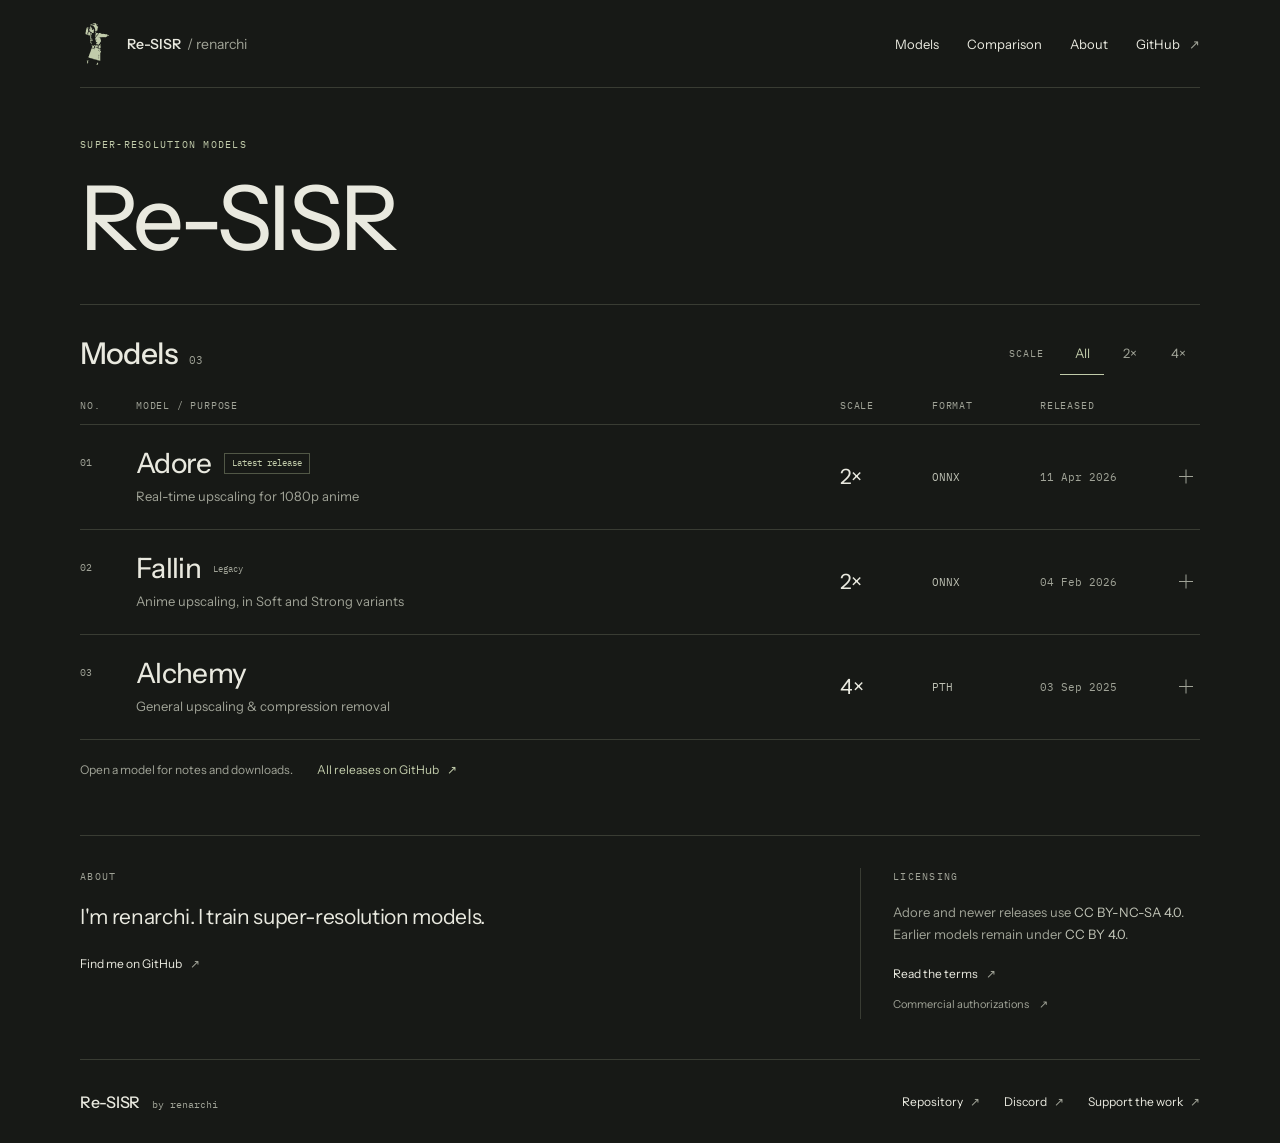
<file: docs/index.html>
<!DOCTYPE html>
<html lang="en">
<head>
  <meta charset="UTF-8">
  <meta name="viewport" content="width=device-width, initial-scale=1.0">
  <meta name="color-scheme" content="dark">
  <meta name="theme-color" content="#171916">
  <title>Re-SISR — Models by renarchi</title>
  <meta name="description" content="Super-resolution and restoration models for anime and illustration. Browse model weights, release notes and licenses by renarchi.">
  <meta property="og:title" content="Re-SISR — Models by renarchi">
  <meta property="og:description" content="A personal archive of super-resolution and restoration models for anime and illustration.">
  <meta property="og:type" content="website">
  <meta property="og:url" content="https://renarchi.github.io/Re-SISR/">
  <meta property="og:image" content="https://renarchi.github.io/Re-SISR/renarchi.jpg">
  <meta name="twitter:card" content="summary">
  <meta name="twitter:title" content="Re-SISR — Models by renarchi">
  <meta name="twitter:description" content="Super-resolution and restoration models for anime and illustration.">
  <meta name="twitter:image" content="https://renarchi.github.io/Re-SISR/renarchi.jpg">
  <link rel="icon" type="image/svg+xml" sizes="any" href="./assets/lain-mark.svg">
  <link rel="preload" href="./assets/instrument-sans-latin.woff2" as="font" type="font/woff2" crossorigin>
  <link rel="stylesheet" href="./styles.css?v=20260906-3">
  <script src="./script.js" defer></script>
</head>
<body id="top">
  <a class="skip-link" href="#models">Skip to models</a>

  <header class="site-header wrap">
    <a class="identity" href="#top" aria-label="Re-SISR home">
      <img class="mark" src="./assets/lain-mark.svg" width="34" height="42" alt="">
      <span>Re-SISR<span class="identity-author"> / renarchi</span></span>
    </a>
    <nav class="main-nav" aria-label="Main navigation">
      <a href="#models">Models</a>
      <a href="./comparasion/">Comparison</a>
      <a href="#about">About</a>
      <a class="external-link" href="https://github.com/renarchi/Re-SISR">GitHub <span aria-hidden="true">↗</span></a>
    </nav>
  </header>

  <main>
    <section class="hero wrap" aria-labelledby="site-title">
      <p class="eyebrow">Super-resolution models</p>
      <h1 id="site-title">Re-SISR</h1>
    </section>

    <section class="models-section wrap" id="models" aria-labelledby="models-title">
      <div class="section-heading">
        <div class="section-title-line">
          <h2 id="models-title">Models</h2>
          <span class="section-count mono" aria-label="3 releases">03</span>
        </div>
        <div class="scale-filters" role="group" aria-label="Filter models by scale" hidden>
          <span class="filter-label mono" aria-hidden="true">Scale</span>
          <button type="button" data-scale="all" aria-pressed="true">All</button>
          <button type="button" data-scale="2" aria-pressed="false">2×</button>
          <button type="button" data-scale="4" aria-pressed="false">4×</button>
        </div>
      </div>

      <div class="model-columns model-grid mono" aria-hidden="true">
        <span>No.</span><span>Model / purpose</span><span>Scale</span><span>Format</span><span>Released</span><span></span>
      </div>

      <!-- Release information is curated from the linked GitHub releases. -->
      <div class="model-list">
        <details class="model" id="adore" data-model-scale="2">
          <summary class="model-grid">
            <span class="model-number mono">01</span>
            <span class="model-identity">
              <span class="model-title-line"><span class="model-name">Adore</span><span class="model-label mono">Latest release</span></span>
              <span class="model-description">Real-time upscaling for 1080p anime</span>
            </span>
            <span class="model-scale"><span class="sr-only">Scale: </span>2×</span>
            <span class="model-format mono"><span class="sr-only">Format: </span>ONNX</span>
            <time class="model-date mono" datetime="2026-04-11">11 Apr 2026</time>
            <span class="expand-icon" aria-hidden="true"></span>
          </summary>
          <div class="model-content">
            <div class="model-notes">
              <h3 class="eyebrow">Notes</h3>
              <p>A successor to Fallin, trained for real-time 1080p anime upscaling. Available in FP16 and FP32, with DirectML and slimmed ONNX variants in the release.</p>
              <p class="model-note">Known limitation: shuffle patterns can appear in dark reds and bright blues.</p>
              <dl class="model-facts"><div><dt>License</dt><dd>CC BY-NC-SA 4.0</dd></div><div><dt>Integration</dt><dd><a href="https://github.com/NevermindNilas/TheAnimeScripter">TheAnimeScripter ↗</a></dd></div></dl>
            </div>
            <div class="model-downloads">
              <h3 class="eyebrow">Download weights</h3>
              <a class="download-file" href="https://github.com/renarchi/Re-SISR/releases/download/Adore/2x_Adore_renarchi_fp16.onnx"><span>FP16 <span class="file-format">/ ONNX</span></span><span class="file-size mono">2.9 MB <span aria-hidden="true">↓</span></span><span class="sr-only"> — Download Adore FP16</span></a>
              <a class="download-file" href="https://github.com/renarchi/Re-SISR/releases/download/Adore/2x_Adore_renarchi_fp32.onnx"><span>FP32 <span class="file-format">/ ONNX</span></span><span class="file-size mono">5.7 MB <span aria-hidden="true">↓</span></span><span class="sr-only"> — Download Adore FP32</span></a>
              <a class="release-link" href="https://github.com/renarchi/Re-SISR/releases/tag/Adore">Release notes &amp; all 8 files <span aria-hidden="true">↗</span></a>
            </div>
          </div>
        </details>

        <details class="model" id="fallin" data-model-scale="2">
          <summary class="model-grid">
            <span class="model-number mono">02</span>
            <span class="model-identity">
              <span class="model-title-line"><span class="model-name">Fallin</span><span class="legacy-label mono">Legacy</span></span>
              <span class="model-description">Anime upscaling, in Soft and Strong variants</span>
            </span>
            <span class="model-scale"><span class="sr-only">Scale: </span>2×</span>
            <span class="model-format mono"><span class="sr-only">Format: </span>ONNX</span>
            <time class="model-date mono" datetime="2026-02-04">04 Feb 2026</time>
            <span class="expand-icon" aria-hidden="true"></span>
          </summary>
          <div class="model-content">
            <div class="model-notes">
              <h3 class="eyebrow">Notes</h3>
              <p>Two approaches to anime upscaling. Soft focuses on denoising and compression removal. Strong adds more sharpening.</p>
              <p class="model-note">Soft is the recommended starting point. Strong can introduce oversharpened lines and lighten faces.</p>
              <dl class="model-facts"><div><dt>License</dt><dd>CC BY 4.0</dd></div><div><dt>Status</dt><dd>Legacy release · succeeded by Adore</dd></div></dl>
            </div>
            <div class="model-downloads">
              <h3 class="eyebrow">Download weights</h3>
              <a class="download-file" href="https://github.com/renarchi/Re-SISR/releases/download/Fallin/2x_Fallin_soft_renarchi_fp16.onnx"><span>Soft <span class="file-format">/ FP16</span></span><span class="file-size mono">2.9 MB <span aria-hidden="true">↓</span></span><span class="sr-only"> — Download Fallin Soft FP16 ONNX</span></a>
              <a class="download-file" href="https://github.com/renarchi/Re-SISR/releases/download/Fallin/2x_Fallin_soft_renarchi_fp32.onnx"><span>Soft <span class="file-format">/ FP32</span></span><span class="file-size mono">5.7 MB <span aria-hidden="true">↓</span></span><span class="sr-only"> — Download Fallin Soft FP32 ONNX</span></a>
              <a class="download-file" href="https://github.com/renarchi/Re-SISR/releases/download/Fallin/2x_Fallin_strong_renarchi_fp16.onnx"><span>Strong <span class="file-format">/ FP16</span></span><span class="file-size mono">2.9 MB <span aria-hidden="true">↓</span></span><span class="sr-only"> — Download Fallin Strong FP16 ONNX</span></a>
              <a class="download-file" href="https://github.com/renarchi/Re-SISR/releases/download/Fallin/2x_Fallin_strong_renarchi_fp32.onnx"><span>Strong <span class="file-format">/ FP32</span></span><span class="file-size mono">5.7 MB <span aria-hidden="true">↓</span></span><span class="sr-only"> — Download Fallin Strong FP32 ONNX</span></a>
              <a class="release-link" href="https://github.com/renarchi/Re-SISR/releases/tag/Fallin">Release notes &amp; all files <span aria-hidden="true">↗</span></a>
            </div>
          </div>
        </details>

        <details class="model" id="alchemy" data-model-scale="4">
          <summary class="model-grid">
            <span class="model-number mono">03</span>
            <span class="model-identity">
              <span class="model-title-line"><span class="model-name">Alchemy</span></span>
              <span class="model-description">General upscaling &amp; compression removal</span>
            </span>
            <span class="model-scale"><span class="sr-only">Scale: </span>4×</span>
            <span class="model-format mono"><span class="sr-only">Format: </span>PTH</span>
            <time class="model-date mono" datetime="2025-09-03">03 Sep 2025</time>
            <span class="expand-icon" aria-hidden="true"></span>
          </summary>
          <div class="model-content">
            <div class="model-notes">
              <h3 class="eyebrow">Notes</h3>
              <p>A 4× model for anime, manga covers, novel illustrations, album art and webtoons. Trained on a custom dataset of 3,500 images, mostly hand-picked fanart.</p>
              <dl class="model-facts"><div><dt>Architecture</dt><dd>RealPLKSR_Dysample</dd></div><div><dt>License</dt><dd>CC BY 4.0</dd></div></dl>
            </div>
            <div class="model-downloads">
              <h3 class="eyebrow">Download weights</h3>
              <a class="download-file" href="https://github.com/renarchi/Re-SISR/releases/download/4x_Alchemy/4x_Alchemy.pth"><span>4x_Alchemy <span class="file-format">/ PTH</span></span><span class="file-size mono">29.7 MB <span aria-hidden="true">↓</span></span><span class="sr-only"> — Download Alchemy</span></a>
              <a class="release-link" href="https://github.com/renarchi/Re-SISR/releases/tag/4x_Alchemy">Release notes <span aria-hidden="true">↗</span></a>
            </div>
          </div>
        </details>
      </div>

      <div class="archive-footer">
        <p class="archive-hint">Open a model for notes and downloads.</p>
        <a href="https://github.com/renarchi/Re-SISR/releases">All releases on GitHub <span aria-hidden="true">↗</span></a>
      </div>
      <p class="sr-only" id="filter-status" role="status" aria-live="polite"></p>
    </section>

    <section class="about-section wrap" id="about" aria-labelledby="about-title">
      <div class="about-copy">
        <h2 class="eyebrow" id="about-title">About</h2>
        <p>I'm renarchi. I train super-resolution models.</p>
        <a class="text-link" href="https://github.com/renarchi">Find me on GitHub <span aria-hidden="true">↗</span></a>
      </div>
      <aside class="license-note" aria-labelledby="license-title">
        <h3 class="eyebrow" id="license-title">Licensing</h3>
        <p>Adore and newer releases use <span class="license-name">CC BY-NC-SA 4.0</span>. Earlier models remain under <span class="license-name">CC BY 4.0</span>.</p>
        <a class="text-link" href="https://github.com/renarchi/Re-SISR/blob/main/LICENSE.md">Read the terms <span aria-hidden="true">↗</span></a>
        <a class="license-commercial" href="https://github.com/renarchi/Re-SISR/blob/main/COMMERCIAL_AUTHORIZATIONS.md">Commercial authorizations <span aria-hidden="true">↗</span></a>
      </aside>
    </section>
  </main>

  <footer class="site-footer wrap">
    <a class="footer-signature" href="#top">Re-SISR<span class="footer-byline">by renarchi</span></a>
    <nav aria-label="Project links">
      <a href="https://github.com/renarchi/Re-SISR">Repository <span aria-hidden="true">↗</span></a>
      <a href="https://discord.com/invite/e5JNFpGr4W">Discord <span aria-hidden="true">↗</span></a>
      <a href="https://github.com/sponsors/renarchi">Support the work <span aria-hidden="true">↗</span></a>
    </nav>
  </footer>
</body>
</html>
</file>
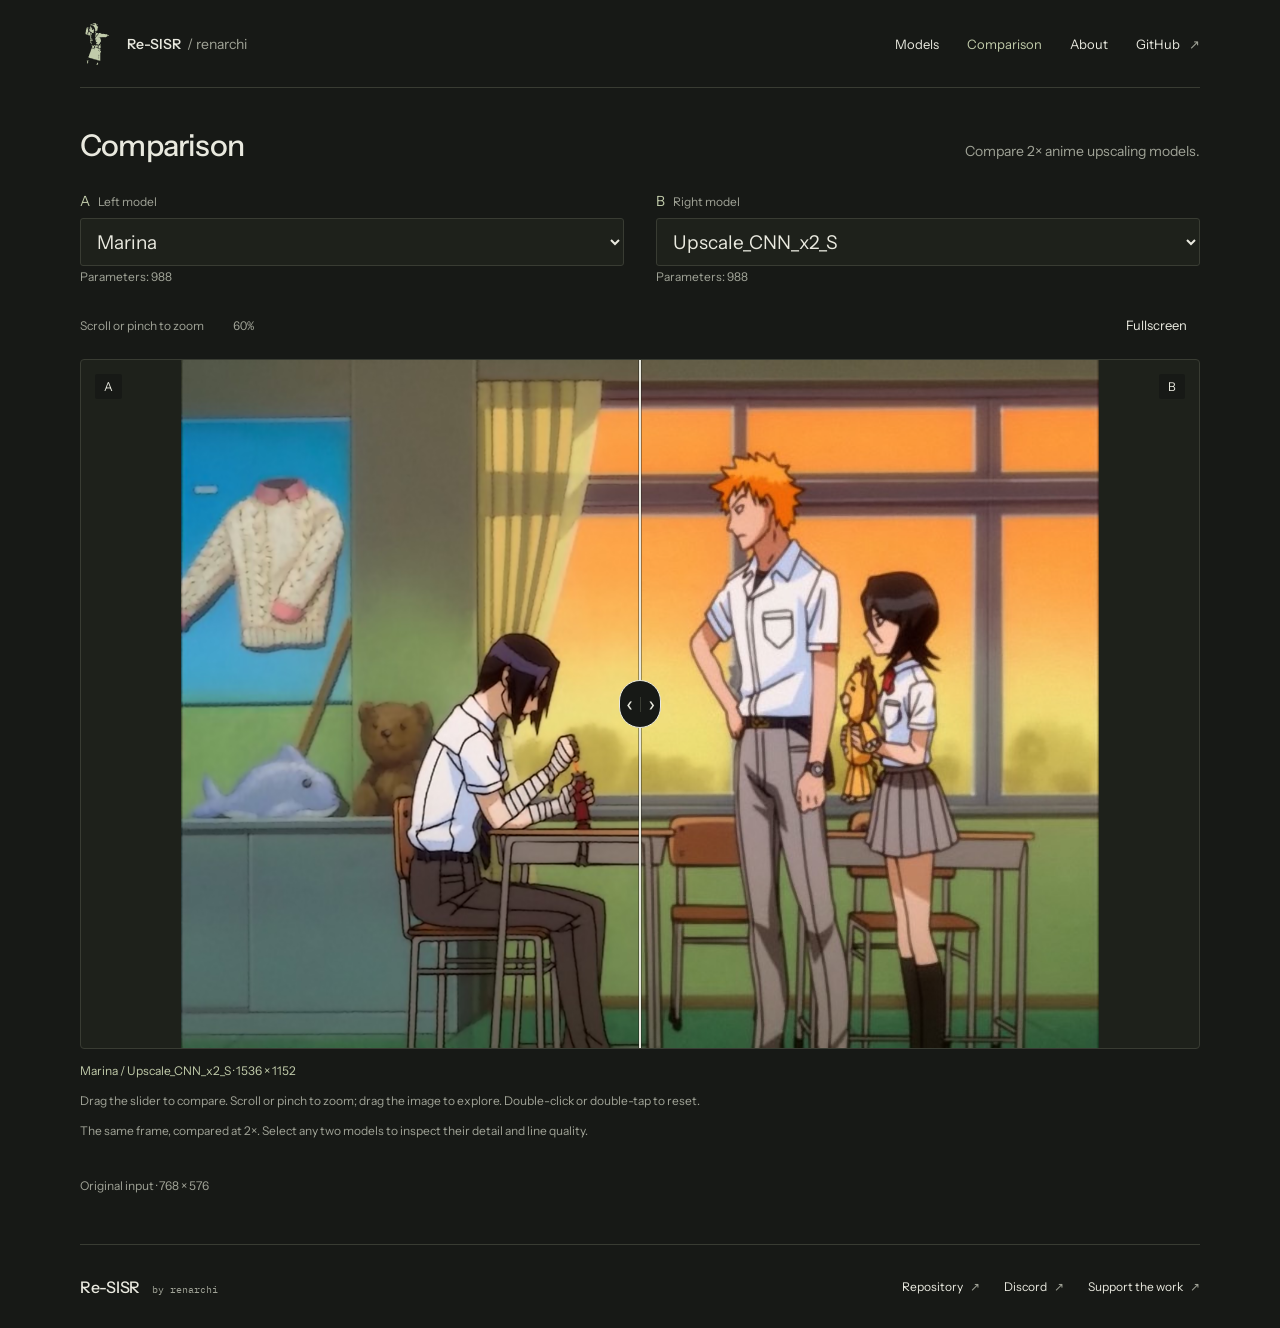
<file: docs/comparasion/index.html>
<!DOCTYPE html>
<html lang="en">
<head>
  <base href="../">
  <meta charset="UTF-8">
  <meta name="viewport" content="width=device-width, initial-scale=1.0">
  <meta name="color-scheme" content="dark">
  <meta name="theme-color" content="#171916">
  <title>Comparison — Re-SISR</title>
  <meta name="description" content="Super-resolution and restoration models for anime and illustration. Browse model weights, release notes and licenses by renarchi.">
  <meta property="og:title" content="Re-SISR — Models by renarchi">
  <meta property="og:description" content="A personal archive of super-resolution and restoration models for anime and illustration.">
  <meta property="og:type" content="website">
  <meta property="og:url" content="https://renarchi.github.io/Re-SISR/comparasion/">
  <meta property="og:image" content="https://renarchi.github.io/Re-SISR/renarchi.jpg">
  <meta name="twitter:card" content="summary">
  <meta name="twitter:title" content="Re-SISR — Models by renarchi">
  <meta name="twitter:description" content="Super-resolution and restoration models for anime and illustration.">
  <meta name="twitter:image" content="https://renarchi.github.io/Re-SISR/renarchi.jpg">
  <link rel="icon" type="image/svg+xml" sizes="any" href="./assets/lain-mark.svg">
  <link rel="preload" href="./assets/instrument-sans-latin.woff2" as="font" type="font/woff2" crossorigin>
  <link rel="stylesheet" href="./styles.css?v=20260906-3">
  <link rel="stylesheet" href="./comparison.css">
  <script src="./assets/comparison/data.js" defer></script>
  <script src="./comparison.js" defer></script>
</head>
<body id="top" class="comparison-page">
  <a class="skip-link" href="./comparasion/index.html#comparison">Skip to comparison</a>
  <header class="site-header wrap">
    <a class="identity" href="./index.html" aria-label="Re-SISR home">
      <img class="mark" src="./assets/lain-mark.svg" width="34" height="42" alt="">
      <span>Re-SISR<span class="identity-author"> / renarchi</span></span>
    </a>
    <nav class="main-nav" aria-label="Main navigation">
      <a href="./index.html#models">Models</a>
      <a href="./comparasion/" aria-current="page">Comparison</a>
      <a href="./index.html#about">About</a>
      <a class="external-link" href="https://github.com/renarchi/Re-SISR">GitHub <span aria-hidden="true">↗</span></a>
    </nav>
  </header>
  <main>
    <section class="comparison-section wrap" id="comparison" aria-labelledby="comparison-title">
      <div class="comparison-heading">
        <h1 id="comparison-title">Comparison</h1>
        <p>Compare 2× anime upscaling models.</p>
      </div>

      <div class="comparison-viewer" id="comparison-viewer">
        <fieldset class="comparison-controls" id="comparison-controls" disabled>
          <legend class="sr-only">Choose models and adjust the comparison</legend>
          <div class="comparison-selections">
            <div class="comparison-selection">
              <label for="comparison-left"><span class="comparison-side">A</span> Left model</label>
              <select id="comparison-left" aria-describedby="comparison-left-parameters"></select>
              <p class="comparison-parameters" id="comparison-left-parameters"></p>
            </div>
            <div class="comparison-selection">
              <label for="comparison-right"><span class="comparison-side">B</span> Right model</label>
              <select id="comparison-right" aria-describedby="comparison-right-parameters"></select>
              <p class="comparison-parameters" id="comparison-right-parameters"></p>
            </div>
          </div>
          <div class="comparison-toolbar">
            <span class="comparison-gesture-hint">Scroll or pinch to zoom <output id="comparison-zoom" aria-label="Image zoom">—</output></span>
            <button type="button" id="comparison-fullscreen" aria-pressed="false">Fullscreen</button>
          </div>
        </fieldset>

        <div class="comparison-stage" id="comparison-stage" tabindex="0" role="group" aria-label="Image comparison" aria-describedby="comparison-help" aria-busy="false">
          <div class="comparison-layer" id="comparison-image-right"></div>
          <div class="comparison-layer comparison-layer-left" id="comparison-image-left"></div>
          <span class="comparison-image-label comparison-image-label-left" aria-hidden="true">A</span>
          <span class="comparison-image-label comparison-image-label-right" aria-hidden="true">B</span>
          <div class="comparison-divider" id="comparison-divider" role="slider" tabindex="0" aria-label="Comparison divider" aria-orientation="horizontal" aria-valuemin="0" aria-valuemax="100" aria-valuenow="50" aria-valuetext="50% left model, 50% right model" aria-disabled="true" hidden>
            <span class="comparison-grip" aria-hidden="true">‹<span></span>›</span>
          </div>
          <p class="comparison-empty" id="comparison-empty">Comparison images are not available yet.</p>
        </div>

        <div class="comparison-feedback">
          <p id="comparison-status" role="status" aria-live="polite" aria-atomic="true"></p>
          <button type="button" id="comparison-retry" hidden>Retry images</button>
        </div>
        <p class="comparison-help" id="comparison-help">Drag the slider to compare. Scroll or pinch to zoom; drag the image to explore. Double-click or double-tap to reset.</p>
        <p class="sr-only">Keyboard: + / − to zoom, arrows to pan, 0 to reset. On the divider: left / right arrows to move, Home / End to reveal either side.</p>
        <p class="comparison-context">The same frame, compared at 2×. Select any two models to inspect their detail and line quality.</p>
        <p class="comparison-context"><a class="text-link" href="./assets/comparison/input.png" target="_blank" rel="noopener">Original input · 768 × 576</a></p>
        <noscript><p class="comparison-context">Enable JavaScript to use the image comparison.</p></noscript>
      </div>
    </section>
  </main>
  <footer class="site-footer wrap">
    <a class="footer-signature" href="./index.html">Re-SISR<span class="footer-byline">by renarchi</span></a>
    <nav aria-label="Project links">
      <a href="https://github.com/renarchi/Re-SISR">Repository <span aria-hidden="true">↗</span></a>
      <a href="https://discord.com/invite/e5JNFpGr4W">Discord <span aria-hidden="true">↗</span></a>
      <a href="https://github.com/sponsors/renarchi">Support the work <span aria-hidden="true">↗</span></a>
    </nav>
  </footer>
</body>
</html>
</file>
<file: docs/styles.css>
@font-face {
  font-family: 'Instrument Sans';
  src: url('./assets/instrument-sans-latin.woff2') format('woff2');
  font-weight: 400 700;
  font-style: normal;
  font-display: swap;
}

@font-face {
  font-family: 'IBM Plex Mono';
  src: url('./assets/ibm-plex-mono-latin.woff2') format('woff2');
  font-weight: 400;
  font-style: normal;
  font-display: swap;
}

:root {
  color-scheme: dark;
  --background: #171916;
  --foreground: #e9e9df;
  --muted: #a0a397;
  --accent: #c1cbaa;
  --line: #393c33;
  --hover: #1e211b;
  --mono: 'IBM Plex Mono', 'Courier New', monospace;
  font-family: 'Instrument Sans', 'Segoe UI', sans-serif;
  font-synthesis: none;
  font-size: 16px;
}

*, *::before, *::after { box-sizing: border-box; }
html { scroll-behavior: smooth; scroll-padding-top: 32px; }
body { margin: 0; background: var(--background); color: var(--foreground); -webkit-font-smoothing: antialiased; }
::selection { background: var(--accent); color: var(--background); }
a { color: inherit; text-decoration: none; transition: color 150ms ease; }
a:hover { color: var(--accent); }
button { font: inherit; }
button, summary { -webkit-tap-highlight-color: transparent; }
a:focus-visible, button:focus-visible, summary:focus-visible { outline: 2px solid var(--accent); outline-offset: 6px; }
p, h1, h2, h3, h4, figure { margin: 0; }
[hidden] { display: none !important; }
.wrap { width: min(1120px, calc(100% - 112px)); margin-inline: auto; }
.mono, .eyebrow { font-family: var(--mono); font-weight: 400; }
.eyebrow { font-size: 10px; line-height: 1.7; letter-spacing: 1.25px; text-transform: uppercase; }
.sr-only { position: absolute; width: 1px; height: 1px; padding: 0; margin: -1px; overflow: hidden; clip-path: inset(50%); white-space: nowrap; border: 0; }
.skip-link { position: fixed; top: 12px; left: 12px; z-index: 10; padding: 14px 20px; color: var(--background); background: var(--accent); transform: translateY(-160%); }
.skip-link:focus { transform: translateY(0); }

.site-header { min-height: 88px; display: flex; align-items: center; justify-content: space-between; gap: 32px; border-bottom: 1px solid var(--line); }
.identity { display: inline-flex; align-items: center; gap: 13px; font-size: 14px; font-weight: 550; white-space: nowrap; }
.mark { display: block; width: 34px; height: 42px; object-fit: contain; flex-shrink: 0; }
.identity-author { color: var(--muted); font-weight: 400; margin-left: 3px; }
.main-nav { display: flex; align-items: center; gap: 28px; font-size: 13px; }
.main-nav a { padding-block: 12px; }
.external-link span { display: inline-block; margin-left: 6px; color: var(--muted); }

.hero { padding-block: 48px 36px; border-bottom: 1px solid var(--line); }
.hero > .eyebrow { color: var(--accent); margin-bottom: 16px; }
h1 { font-family: inherit; font-style: normal; font-size: clamp(56px, 7vw, 96px); line-height: 1.1; font-weight: 450; letter-spacing: -0.035em; }

.models-section { padding-top: 28px; }
.section-heading { display: flex; justify-content: space-between; align-items: center; gap: 24px; margin-bottom: 24px; }
.section-title-line { display: flex; align-items: baseline; gap: 12px; }
.section-title-line h2 { font-size: 30px; line-height: 1.2; letter-spacing: -0.8px; font-weight: 500; }
.section-count { color: var(--muted); font-size: 11px; }
.scale-filters { display: flex; align-items: center; gap: 4px; }
.filter-label { color: var(--muted); font-size: 10px; text-transform: uppercase; letter-spacing: 1px; margin-right: 12px; }
.scale-filters button { min-width: 44px; min-height: 42px; border: 0; border-bottom: 1px solid transparent; background: transparent; color: var(--muted); cursor: pointer; font-size: 13px; }
.scale-filters button:hover { color: var(--foreground); }
.scale-filters button[aria-pressed="true"] { border-bottom-color: var(--accent); color: var(--accent); }
.model-grid { display: grid; grid-template-columns: 36px minmax(0, 1fr) 72px 88px 112px 28px; align-items: center; column-gap: 20px; }
.model-columns { border-bottom: 1px solid var(--line); padding-bottom: 12px; color: var(--muted); font-size: 10px; text-transform: uppercase; letter-spacing: 0.8px; }
.model { border-bottom: 1px solid var(--line); scroll-margin-top: 24px; }
.model > summary { list-style: none; min-height: 104px; cursor: pointer; padding-block: 22px; position: relative; transition: background-color 150ms ease; }
.model > summary::-webkit-details-marker { display: none; }
.model[open] > summary { background-color: var(--hover); }
.model > summary::before { content: ''; position: absolute; inset: 0 auto 0 -12px; width: 2px; background: transparent; transition: background-color 150ms ease; }
.model[open] > summary::before { background: var(--accent); }
.model-number { align-self: start; padding-top: 9px; color: var(--muted); font-size: 10px; }
.model-title-line { display: flex; align-items: center; flex-wrap: wrap; gap: 12px; }
.model-name { font-size: 28px; font-weight: 450; letter-spacing: -0.7px; line-height: 1.2; }
.model-label { padding: 4px 7px; font-size: 9px; border: 1px solid #515746; color: var(--accent); line-height: 1.2; }
.legacy-label { color: var(--muted); font-size: 9px; }
.model-description { display: block; font-size: 13px; color: var(--muted); margin-top: 6px; line-height: 1.5; }
.model-scale { font-size: 21px; font-weight: 400; letter-spacing: -0.5px; }
.model-format { font-size: 11px; color: #bec1b4; }
.model-date { font-size: 11px; color: var(--muted); }
.expand-icon { display: block; position: relative; width: 28px; height: 28px; justify-self: end; }
.expand-icon::before, .expand-icon::after { content: ''; position: absolute; background: var(--muted); inset: 13px 7px auto; height: 1px; }
.expand-icon::after { transform: rotate(90deg); }
.model[open] .expand-icon::after { transform: rotate(0deg); }
.model[open] .model-name { color: var(--accent); }
.model-content { display: grid; grid-template-columns: minmax(0, 1.15fr) minmax(0, 1fr); gap: 48px; padding: 8px 28px 32px 56px; background-color: var(--hover); }
.model-content .eyebrow { color: var(--muted); margin-bottom: 12px; }
.model-notes > p { font-size: 14px; line-height: 1.75; color: #bec1b4; max-width: 55ch; }
.model-notes > .model-note { color: var(--muted); font-size: 12px; margin-top: 14px; }
.model-facts { display: grid; gap: 10px; margin: 24px 0 0; }
.model-facts > div { display: grid; grid-template-columns: 97px minmax(0, 1fr); column-gap: 12px; font-size: 11px; line-height: 1.6; }
.model-facts dt { color: var(--muted); }
.model-facts dd { margin: 0; overflow-wrap: anywhere; }
.download-file { display: flex; justify-content: space-between; align-items: center; gap: 15px; min-height: 49px; border-bottom: 1px solid var(--line); font-size: 13px; }
.download-file:hover { background: #262a22; }
.file-format { color: var(--muted); font-size: 11px; margin-left: 5px; }
.file-size { font-size: 10px; color: var(--muted); white-space: nowrap; }
.file-size > span { color: var(--accent); margin-left: 12px; font-size: 16px; }
.release-link { display: inline-flex; align-items: center; gap: 8px; padding-block: 8px; margin-top: 8px; font-size: 12px; color: var(--accent); }
.archive-footer { display: flex; align-items: center; flex-wrap: wrap; gap: 4px 24px; margin-top: 12px; font-size: 12px; line-height: 1.6; }
.archive-hint { color: var(--muted); }
.archive-footer > a { display: inline-flex; align-items: center; gap: 8px; padding-block: 8px; color: var(--accent); }
.archive-footer > a:hover { color: var(--foreground); }

.about-section { display: grid; grid-template-columns: minmax(0, 1fr) 340px; gap: 64px; padding-block: 32px 40px; margin-top: 48px; border-top: 1px solid var(--line); }
.about-copy > .eyebrow { color: var(--muted); margin-bottom: 16px; }
.about-copy > p { font-size: 21px; line-height: 1.5; letter-spacing: -0.35px; max-width: 38ch; }
.text-link { display: inline-flex; align-items: center; gap: 8px; font-size: 12px; margin-top: 16px; padding-block: 8px; }
.text-link span { color: var(--muted); }
.license-note { border-left: 1px solid var(--line); padding-left: 32px; }
.license-note > .eyebrow { color: var(--muted); }
.license-note p { color: var(--muted); margin-top: 16px; font-size: 13px; line-height: 1.75; }
.license-name { color: #c2c5b8; }
.license-note .text-link { margin-top: 12px; }
.license-commercial { display: block; font-size: 11px; color: var(--muted); padding-block: 8px; }
.license-commercial span { margin-left: 8px; }
.site-footer { display: flex; align-items: center; justify-content: space-between; gap: 24px; padding-block: 24px; border-top: 1px solid var(--line); }
.footer-signature { display: inline-flex; align-items: baseline; gap: 12px; font-size: 16px; font-weight: 500; letter-spacing: -0.3px; }
.footer-byline { font-family: var(--mono); font-size: 10px; font-weight: 400; letter-spacing: 0; color: var(--muted); }
.site-footer nav { display: flex; gap: 24px; font-size: 12px; }
.site-footer nav a { padding-block: 10px; }
.site-footer nav a span { color: var(--muted); margin-left: 5px; }

@media (hover: hover) and (pointer: fine) {
  .model > summary:hover { background-color: var(--hover); }
  .model > summary:hover::before { background: var(--accent); }
}

@media (max-width: 1150px) {
  .wrap { width: calc(100% - 80px); }
  .model-grid { grid-template-columns: 32px minmax(0, 1fr) 64px 72px 108px 28px; column-gap: 16px; }
  .model-content { padding-left: 48px; padding-right: 24px; gap: 32px; }
  .about-section { grid-template-columns: minmax(0, 1fr) 300px; gap: 40px; }
  .about-copy > p { font-size: 20px; }
}

@media (max-width: 820px) {
  .wrap { width: calc(100% - 48px); }
  .site-header { min-height: 81px; }
  .main-nav { gap: 23px; font-size: 12px; }
  .hero { padding-block: 40px 32px; }
  .section-title-line h2 { font-size: 28px; }
  .model-grid { grid-template-columns: 30px minmax(0, 1fr) 48px 62px 28px; column-gap: 12px; }
  .model-columns > :nth-child(5), .model-date { display: none; }
  .model-name { font-size: 26px; }
  .model-format { font-size: 10px; }
  .model-content { grid-template-columns: 1fr 1fr; padding-left: 42px; padding-right: 16px; gap: 30px; }
  .model-notes > p { font-size: 13px; }
  .model-facts > div { grid-template-columns: 1fr; gap: 3px; }
  .model-facts { gap: 13px; }
  .download-file { font-size: 12px; }
  .file-format { margin-left: 0; }
  .file-size { font-size: 9px; }
  .file-size > span { margin-left: 4px; }
  .about-section { grid-template-columns: minmax(0, 1fr) minmax(0, 1fr); margin-top: 40px; gap: 32px; }
  .license-note { padding-left: 24px; }
  .site-footer nav { gap: 17px; }
}

@media (max-width: 600px) {
  .site-header { flex-wrap: wrap; padding-block: 12px; }
  .main-nav { flex-wrap: wrap; }
  .wrap { width: calc(100% - 40px); }
  .site-header { min-height: 75px; gap: 12px; }
  .identity { gap: 9px; font-size: 13px; }
  .identity-author { display: none; }
  .mark { width: 29px; height: 36px; }
  .main-nav { gap: 19px; font-size: 11px; }
  .external-link span { margin-left: 2px; }
  .hero { padding-block: 32px 28px; }
  .hero > .eyebrow { font-size: 9px; letter-spacing: 1px; margin-bottom: 12px; }
  h1 { font-size: clamp(56px, 16vw, 72px); }
  .models-section { padding-top: 20px; }
  .section-heading { gap: 12px; margin-bottom: 20px; }
  .section-title-line { gap: 9px; }
  .section-title-line h2 { font-size: 26px; letter-spacing: -0.6px; }
  .section-count { font-size: 10px; }
  .filter-label { display: none; }
  .scale-filters { gap: 1px; }
  .scale-filters button { min-width: 40px; font-size: 12px; }
  .model-columns { display: none; }
  .model-list { border-top: 1px solid var(--line); }
  .model > summary { grid-template-columns: 23px minmax(0, 1fr) 34px 24px; column-gap: 10px; row-gap: 8px; padding-block: 20px; min-height: 116px; }
  .model-number { padding-top: 8px; font-size: 9px; }
  .model-title-line { gap: 9px; }
  .model-name { font-size: 25px; }
  .model-label { font-size: 8px; padding: 3px 5px; }
  .legacy-label { font-size: 9px; }
  .model-description { font-size: 13px; line-height: 1.5; max-width: 28ch; }
  .model-scale { align-self: start; margin-top: 7px; font-size: 18px; text-align: right; }
  .model-format { grid-column: 2; grid-row: 2; color: var(--muted); font-size: 10px; }
  .expand-icon { grid-column: 4; grid-row: 1; align-self: start; margin-top: 3px; width: 24px; }
  .expand-icon::before, .expand-icon::after { inset-inline: 5px; }
  .model > summary::before { left: -10px; }
  .model-content { grid-template-columns: 1fr; padding: 0 16px 27px 33px; gap: 28px; }
  .model-notes > p { font-size: 13px; }
  .model-notes > .model-note { font-size: 11px; }
  .model-facts > div { grid-template-columns: 78px minmax(0, 1fr); gap: 8px; font-size: 10px; }
  .model-facts { margin-top: 19px; gap: 10px; }
  .download-file { font-size: 12px; min-height: 49px; }
  .file-size { font-size: 10px; }
  .file-size > span { margin-left: 13px; }
  .archive-footer { flex-direction: column; align-items: flex-start; gap: 0; margin-top: 16px; font-size: 11px; }
  .about-section { grid-template-columns: 1fr; margin-top: 32px; padding-block: 28px 32px; gap: 28px; }
  .about-copy > p { font-size: 20px; max-width: 30ch; }
  .text-link { margin-top: 12px; }
  .license-note { border-left: 0; border-top: 1px solid var(--line); padding: 24px 0 0; }
  .license-note p { margin-top: 12px; max-width: 42ch; }
  .license-note .text-link { margin-top: 10px; }
  .site-footer { flex-direction: column; align-items: flex-start; gap: 12px; }
  .site-footer nav { width: 100%; justify-content: space-between; gap: 12px; font-size: 11px; }
}

@media (max-width: 370px) {
  .wrap { width: calc(100% - 32px); }
  .main-nav { gap: 13px; }
  .model-label { display: none; }
}

@media (prefers-reduced-motion: reduce) {
  html { scroll-behavior: auto; }
  *, *::before, *::after { transition: none !important; }
}
</file>
